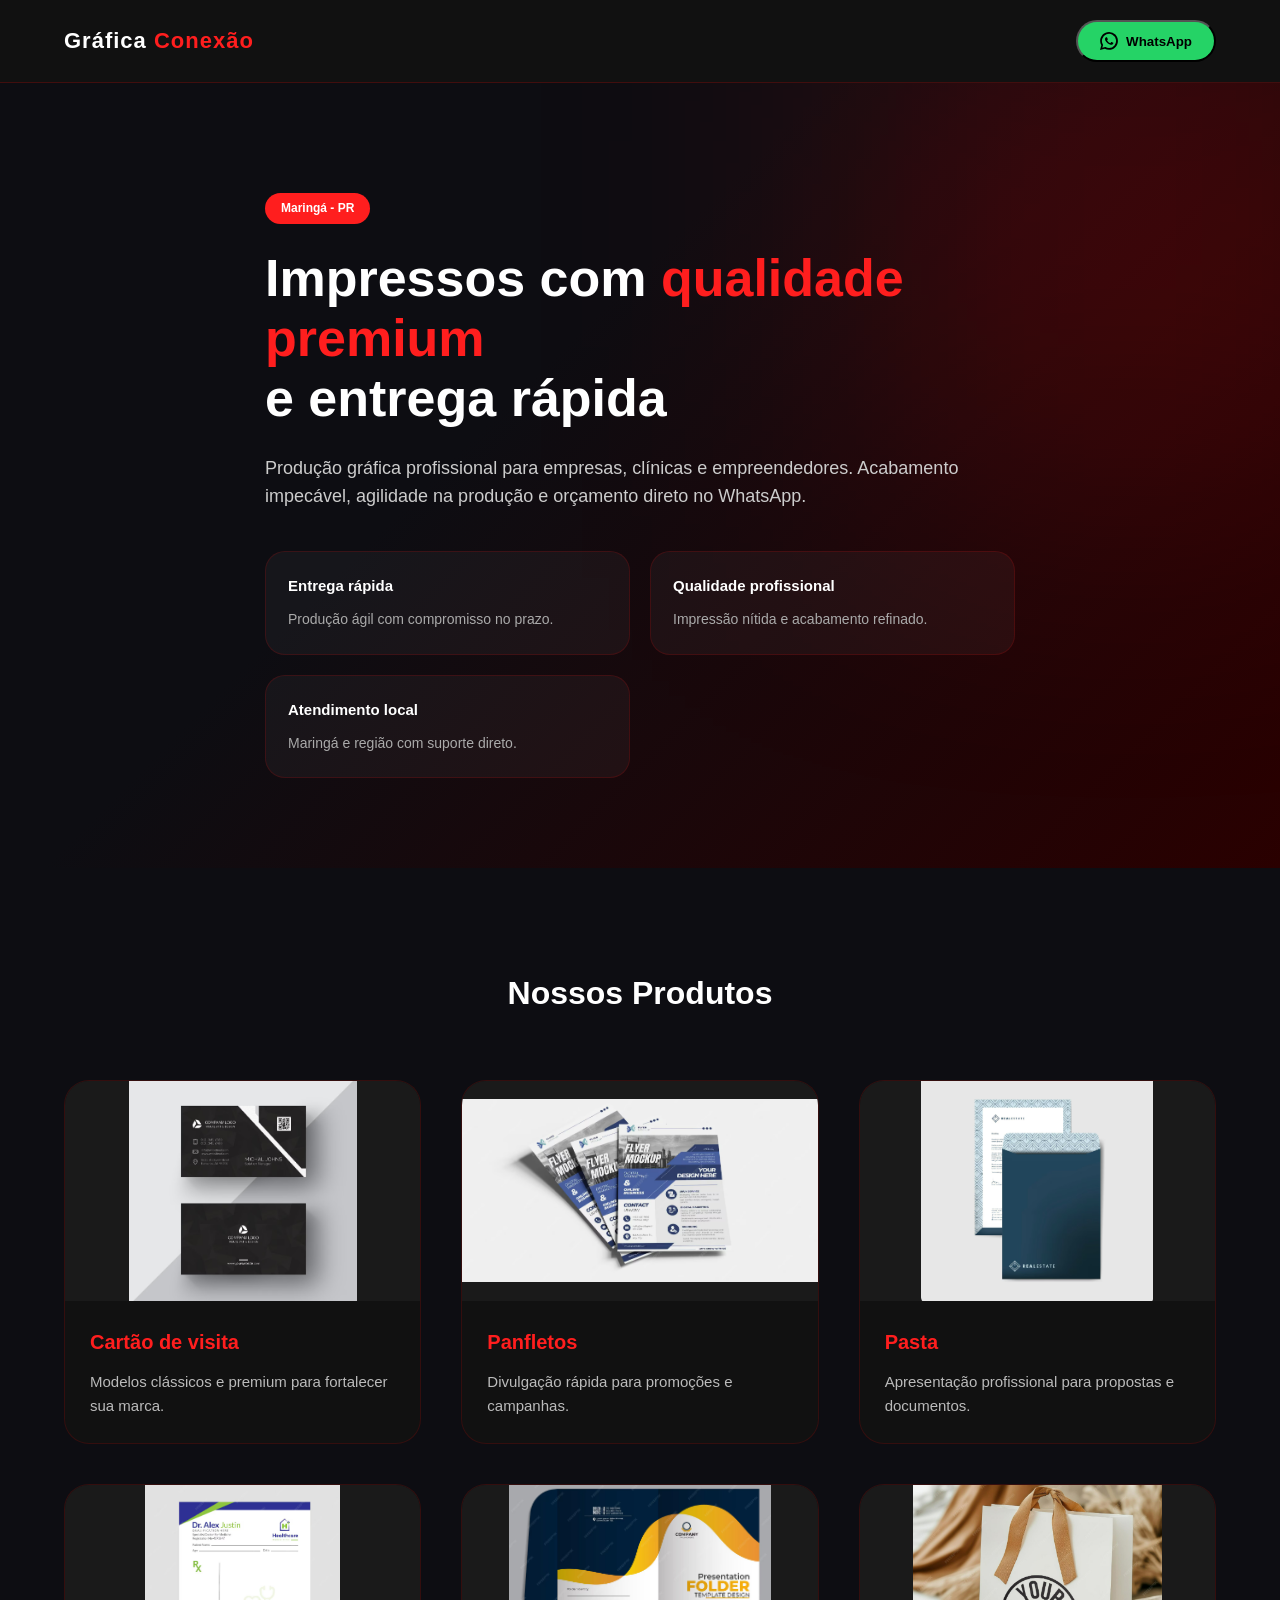
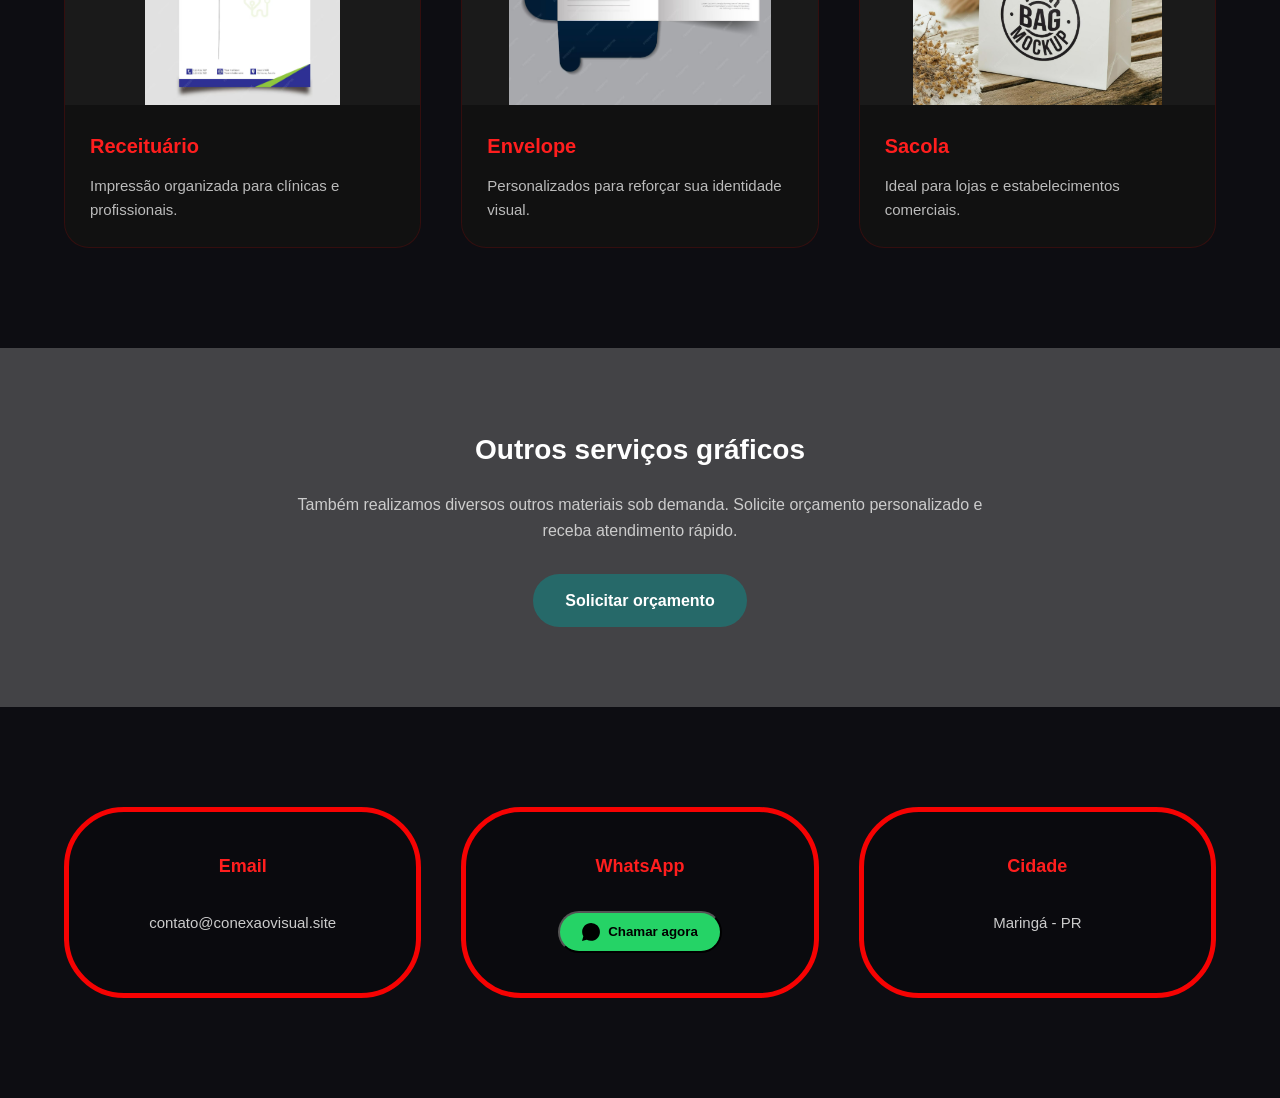
<file: grafica/index.html>
<!DOCTYPE html>
<html lang="pt-br">
<head>
<meta charset="UTF-8">
<meta name="viewport" content="width=device-width, initial-scale=1.0">
<title>Gráfica Conexão | Maringá - PR</title>

<script>
const whatsappNumber = "5544984417747";
const whatsappMessage = "Olá, gostaria de um orçamento!";

function openWhatsApp(){
  const url = `https://wa.me/${whatsappNumber}?text=${encodeURIComponent(whatsappMessage)}`;
  window.open(url, "_blank");
}
</script>

<style>
*{
    margin:0;
    padding:0;
    box-sizing:border-box;
}

body{
    font-family: 'Segoe UI', Arial, sans-serif;
    background:#0d0d12;
    color:#fff;
    line-height:1.6;
    body{ overflow-x:hidden; }
}

.container{
    width:90%;
    max-width:1200px;
    margin:auto;
}

/* HEADER */

header{
    background:#111;
    padding:20px 0;
    border-bottom:1px solid rgba(255,0,0,.2);
}

.header-content{
    display:flex;
    justify-content:space-between;
    align-items:center;
}

.logo{
    font-size:22px;
    font-weight:600;
    letter-spacing:1px;
}

.logo span{
    color:#ff1e1e;
}

.btn-whatsapp{
    background:#25D366;
    padding:10px 22px;
    border-radius:40px;
    text-decoration:none;
    color:#000;
    font-weight:600;
    transition:.3s;
    display:inline-flex;
    align-items:center;
    gap:8px;
    cursor:pointer;
}

.btn-whatsapp:hover{
    opacity:.9;
}

/* HERO */

.hero{
    padding:110px 0 90px;
    background:linear-gradient(135deg,#0d0d12 40%, #2a0000 100%);
    position:relative;
    overflow-x:hidden;
}

.hero::after{
    content:"";
    position:absolute;
    width:500px;
    height:500px;
    background:rgba(255,0,0,.2);
    filter:blur(140px);
    top:-120px;
    right:-100px;
    pointer-events: none;
}

.hero-content{
    position:relative;
    z-index:2;
    max-width:750px;
}

.tag{
    display:inline-block;
    background:#ff1e1e;
    padding:6px 16px;
    border-radius:25px;
    font-size:12px;
    font-weight:600;
    margin-bottom:25px;
}

.hero h1{
    font-size:52px;
    line-height:1.15;
    margin-bottom:25px;
    font-weight:700;
}

.hero h1 span{
    color:#ff1e1e;
}

.hero p{
    font-size:18px;
    color:#ccc;
    margin-bottom:40px;
}

.hero-benefits{
    display:grid;
    grid-template-columns:repeat(auto-fit,minmax(240px,1fr));
    gap:20px;
}

.benefit-card{
    background:rgba(255,255,255,.04);
    padding:22px;
    border-radius:20px;
    border:1px solid rgba(255,0,0,.15);
    transition:.3s;
}

.benefit-card:hover{
    transform:translateY(-6px);
    border-color:#ff1e1e;
}

.benefit-card strong{
    display:block;
    margin-bottom:8px;
    font-size:15px;
}

.benefit-card span{
    font-size:14px;
    color:#aaa;
}

/* PRODUCTS */

.products{
    padding:100px 0;
}

.section-title{
    font-size:32px;
    margin-bottom:60px;
    text-align:center;
}

.grid{
    display:grid;
    grid-template-columns:repeat(auto-fit,minmax(320px,1fr));
    gap:40px;
}

.card{
    background:#111;
    border-radius:25px;
    overflow:hidden;
    border:1px solid rgba(255,0,0,.15);
    transition:.3s;
}

.card:hover{
    transform:translateY(-8px);
    border-color:#ff1e1e;
}

.card-image{
    height:220px;
    background:#1a1a1a;
    display:flex;
    align-items:center;
    justify-content:center;
    color:#777;
    font-weight:600;
}

.card-content{
    padding:25px;
}

.card-content h3{
    margin-bottom:12px;
    color:#ff1e1e;
    font-size:20px;
}

.card-content p{
    color:#bbb;
    font-size:15px;
}

.important{
    margin-top:15px;
    padding:10px;
    background:rgba(255,0,0,.15);
    border-radius:12px;
    font-size:13px;
}

/* OTHER SERVICES */

.others{
    padding:80px 0;
    background:#83838375;
    text-align:center;
}

.others h2{
    font-size:28px;
    margin-bottom:20px;
}

.others p{
    max-width:700px;
    margin:auto;
    color:#ccc;
}

.btn-orcamento{
    display:inline-block;
    margin-top:30px;
    padding:14px 32px;
    background:#019e996d;
    color:#fff;
    text-decoration:none;
    border-radius:40px;
    font-weight:600;
    transition:.3s;
}

.btn-orcamento:hover{
    background:#000000;
    transform:translateY(-3px);
}

/* CONTACT */

.contact{
    padding:100px 0;
}

.contact-grid{
    display:grid;
    grid-template-columns:repeat(auto-fit,minmax(280px,1fr));
    gap:40px;
}

.contact-card{
    background:#00000036;
    padding:40px;
    border-radius:60px;
    text-align:center;
    border:5px solid rgb(246, 2, 2);
    transition:.3s;
}

.contact-card:hover{
    transform:translateY(-6px);
    border-color:#fbfbfb;
}

.contact-card h4{
    margin-bottom:30px;
    color:#ff1e1e;
    font-size:18px;
}

.contact-card p{
    color:#ccc;
    font-size:15px;
}

@media(max-width:768px){
    .hero h1{font-size:38px;}
}
</style>
</head>

<body>

<header>
<div class="container header-content">
<div class="logo">Gráfica <span>Conexão</span></div>

<button class="btn-whatsapp" onclick="openWhatsApp()">
<svg xmlns="http://www.w3.org/2000/svg" width="18" height="18" fill="black" viewBox="0 0 24 24">
<path d="M20.52 3.48A11.86 11.86 0 0 0 12.05 0C5.5 0 .2 5.3.2 11.86c0 2.1.55 4.14 1.6 5.95L0 24l6.39-1.67a11.8 11.8 0 0 0 5.66 1.45h.01c6.55 0 11.85-5.3 11.85-11.86 0-3.17-1.23-6.15-3.39-8.44zM12.06 21.4h-.01a9.45 9.45 0 0 1-4.81-1.32l-.35-.2-3.79.99 1.01-3.69-.23-.38a9.45 9.45 0 1 1 8.18 4.6zm5.2-7.05c-.28-.14-1.65-.81-1.9-.9-.25-.09-.43-.14-.61.14s-.7.9-.86 1.09c-.16.18-.32.2-.6.07-.28-.14-1.17-.43-2.23-1.36-.83-.74-1.39-1.65-1.55-1.93-.16-.28-.02-.43.12-.57.12-.12.28-.32.42-.48.14-.16.18-.28.28-.46.09-.18.05-.34-.02-.48-.07-.14-.61-1.47-.84-2.01-.22-.53-.44-.46-.61-.47h-.52c-.18 0-.47.07-.71.34-.25.28-.94.92-.94 2.24 0 1.32.97 2.59 1.11 2.77.14.18 1.91 2.91 4.63 4.08.65.28 1.15.44 1.55.56.65.2 1.25.17 1.72.1.52-.08 1.65-.67 1.89-1.31.23-.64.23-1.18.16-1.31-.07-.14-.25-.23-.52-.37z"/>
</svg>
WhatsApp
</button>

</div>
</header>

<section class="hero">
<div class="container hero-content">
<span class="tag">Maringá - PR</span>

<h1>
Impressos com <span>qualidade premium</span><br>
e entrega rápida
</h1>

<p>
Produção gráfica profissional para empresas, clínicas e empreendedores.
Acabamento impecável, agilidade na produção e orçamento direto no WhatsApp.
</p>

<div class="hero-benefits">
<div class="benefit-card">
<strong>Entrega rápida</strong>
<span>Produção ágil com compromisso no prazo.</span>
</div>

<div class="benefit-card">
<strong>Qualidade profissional</strong>
<span>Impressão nítida e acabamento refinado.</span>
</div>

<div class="benefit-card">
<strong>Atendimento local</strong>
<span>Maringá e região com suporte direto.</span>
</div>
</div>
</div>
</section>

<section class="products">
<div class="container">
<h2 class="section-title">Nossos Produtos</h2>
<div class="grid">

<div class="card">
<div class="card-image">
<img src="../assets/grafica/cartao.jpg" alt="Cartão de visita" style="width:100%;height:100%;object-fit:contain;background:#1a1a1a;">
</div>
<div class="card-content">
<h3>Cartão de visita</h3>
<p>Modelos clássicos e premium para fortalecer sua marca.</p>
</div>
</div>

<div class="card">
<div class="card-image">
<img src="../assets/grafica/panfletos.jpg" alt="Panfletos" style="width:100%;height:100%;object-fit:contain;background:#1a1a1a;">
</div>
<div class="card-content">
<h3>Panfletos</h3>
<p>Divulgação rápida para promoções e campanhas.</p>
</div>
</div>

<div class="card">
<div class="card-image">
<img src="../assets/grafica/pasta.jpg" alt="Pasta" style="width:100%;height:100%;object-fit:contain;background:#1a1a1a;">
</div>
<div class="card-content">
<h3>Pasta</h3>
<p>Apresentação profissional para propostas e documentos.</p>
</div>
</div>

<div class="card">
<div class="card-image">
<img src="../assets/grafica/receituario.jpg" alt="Receituário" style="width:100%;height:100%;object-fit:contain;background:#1a1a1a;">
</div>
<div class="card-content">
<h3>Receituário</h3>
<p>Impressão organizada para clínicas e profissionais.</p>
</div>
</div>

<div class="card">
<div class="card-image">
<img src="../assets/grafica/envelope.jpg" alt="Envelope" style="width:100%;height:100%;object-fit:contain;background:#1a1a1a;">
</div>
<div class="card-content">
<h3>Envelope</h3>
<p>Personalizados para reforçar sua identidade visual.</p>
</div>
</div>

<div class="card">
<div class="card-image">
<img src="../assets/grafica/sacola.jpg" alt="Sacola" style="width:100%;height:100%;object-fit:contain;background:#1a1a1a;">
</div>
<div class="card-content">
<h3>Sacola</h3>
<p>Ideal para lojas e estabelecimentos comerciais.</p>
</div>
</div>

</div>
</div>
</section>

<section class="others">
<div class="container">
<h2>Outros serviços gráficos</h2>
<p>Também realizamos diversos outros materiais sob demanda. Solicite orçamento personalizado e receba atendimento rápido.</p>
<a href="https://wa.me/5544984417747?text=Olá,%20gostaria%20de%20um%20orçamento!" 
class="btn-orcamento" target="_blank">
Solicitar orçamento
</a>
</div>
</section>

<section class="contact">
<div class="container contact-grid">
<div class="contact-card"><h4>Email</h4><p>contato@conexaovisual.site</p></div>

<div class="contact-card">
<h4>WhatsApp</h4>
<button class="btn-whatsapp" onclick="openWhatsApp()">
<svg xmlns="http://www.w3.org/2000/svg" width="18" height="18" fill="black" viewBox="0 0 24 24">
<path d="M20.52 3.48A11.86 11.86 0 0 0 12.05 0C5.5 0 .2 5.3.2 11.86c0 2.1.55 4.14 1.6 5.95L0 24l6.39-1.67a11.8 11.8 0 0 0 5.66 1.45h.01c6.55 0 11.85-5.3 11.85-11.86 0-3.17-1.23-6.15-3.39-8.44z"/>
</svg>
Chamar agora
</button>
</div>

<div class="contact-card"><h4>Cidade</h4><p>Maringá - PR</p></div>
</div>
</section>

</body>
</html>
</file>
